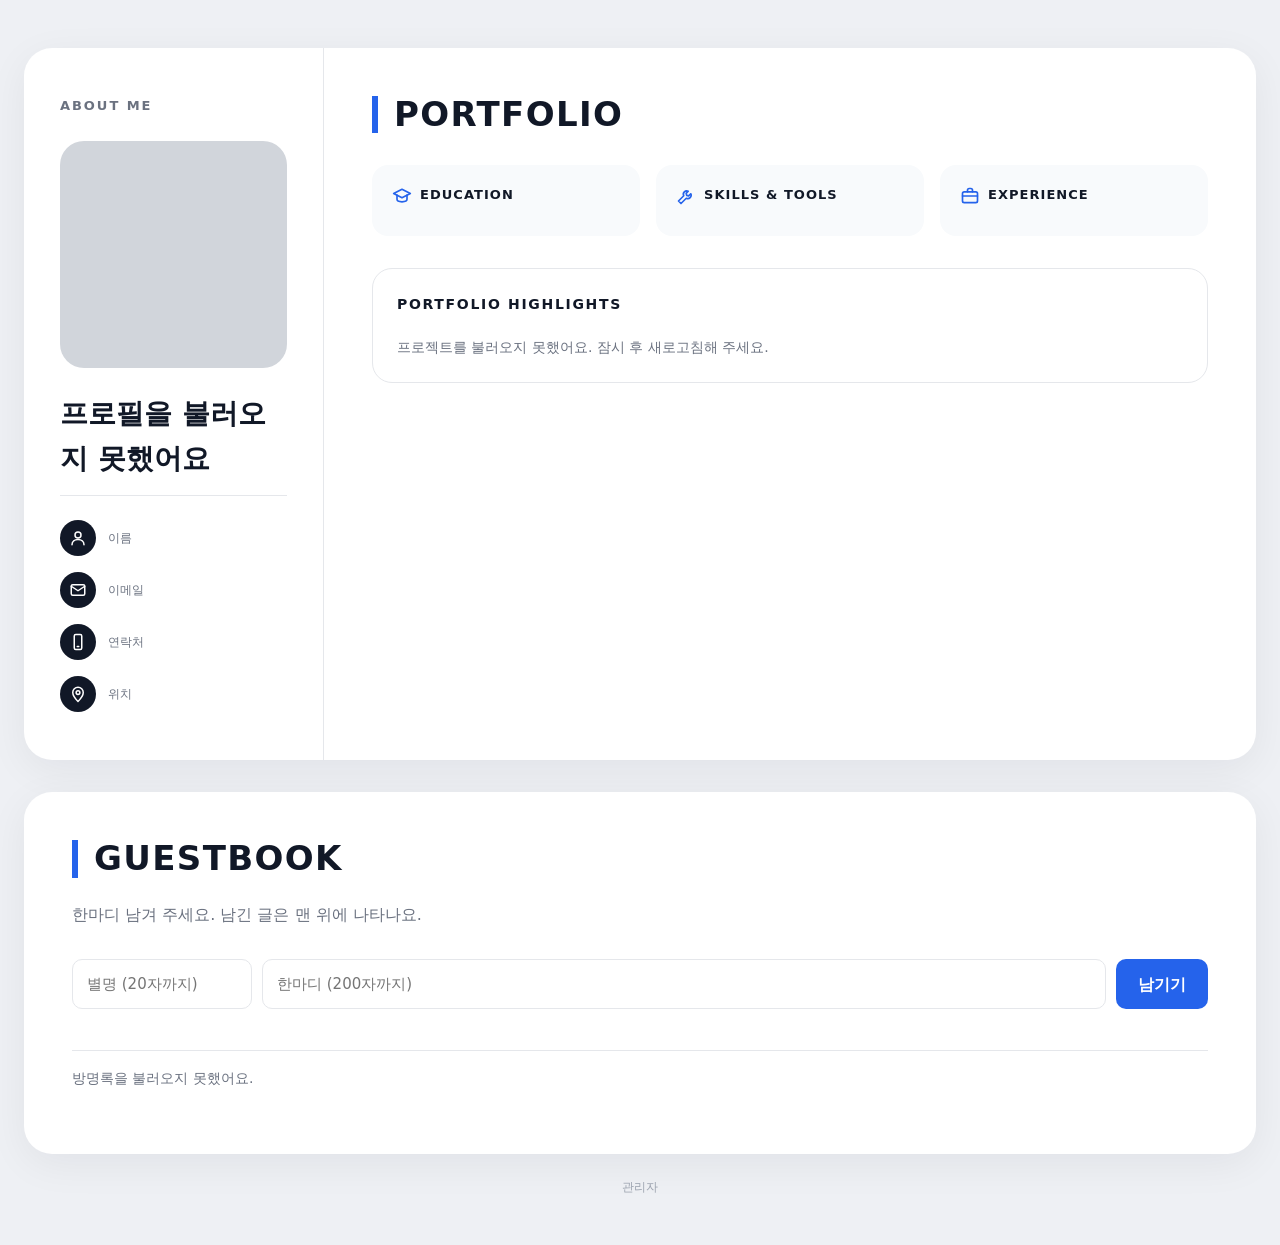
<file: index.html>
<!doctype html>
<html lang="ko">
<head>
  <meta charset="utf-8">
  <meta name="viewport" content="width=device-width, initial-scale=1">
  <title>포트폴리오</title>
  <link rel="stylesheet" href="style.css">
</head>
<body>
  <main class="page">

    <!-- 흰 큰 카드 -->
    <section class="sheet">

      <!-- 왼쪽: ABOUT ME -->
      <aside class="about">
        <p class="label">ABOUT ME</p>

        <div class="photo" id="photo"></div>

        <h1 class="name" id="name">불러오는 중...</h1>
        <p class="job" id="job"></p>
        <p class="badge" id="badge" hidden></p>

        <ul class="contacts">
          <li>
            <span class="icon-dot">
              <svg viewBox="0 0 24 24"><circle cx="12" cy="8" r="4"/><path d="M4 21c0-4.4 3.6-7 8-7s8 2.6 8 7"/></svg>
            </span>
            <span><small>이름</small><b id="c-name"></b></span>
          </li>
          <li>
            <span class="icon-dot">
              <svg viewBox="0 0 24 24"><rect x="3" y="5" width="18" height="14" rx="2"/><path d="M3 7l9 6 9-6"/></svg>
            </span>
            <span><small>이메일</small><b id="c-email"></b></span>
          </li>
          <li>
            <span class="icon-dot">
              <svg viewBox="0 0 24 24"><rect x="7" y="2" width="10" height="20" rx="2"/><path d="M11 18h2"/></svg>
            </span>
            <span><small>연락처</small><b id="c-phone"></b></span>
          </li>
          <li>
            <span class="icon-dot">
              <svg viewBox="0 0 24 24"><path d="M12 22s7-7.2 7-12a7 7 0 0 0-14 0c0 4.8 7 12 7 12z"/><circle cx="12" cy="10" r="2.5"/></svg>
            </span>
            <span><small>위치</small><b id="c-location"></b></span>
          </li>
        </ul>
      </aside>

      <!-- 오른쪽: PORTFOLIO -->
      <div class="content">
        <h2 class="big-title">PORTFOLIO</h2>

        <p class="headline" id="headline"></p>
        <p class="intro" id="intro"></p>

        <div class="info-grid">
          <div class="info">
            <h3>
              <svg viewBox="0 0 24 24"><path d="M2 9l10-5 10 5-10 5z"/><path d="M6 11v5c0 1.7 2.7 3 6 3s6-1.3 6-3v-5"/></svg>
              EDUCATION
            </h3>
            <p id="education"></p>
          </div>
          <div class="info">
            <h3>
              <svg viewBox="0 0 24 24"><path d="M14.7 6.3a4 4 0 0 0-5.4 5.4L3 18l3 3 6.3-6.3a4 4 0 0 0 5.4-5.4l-2.5 2.5-2.4-.6-.6-2.4z"/></svg>
              SKILLS &amp; TOOLS
            </h3>
            <p id="skills"></p>
          </div>
          <div class="info">
            <h3>
              <svg viewBox="0 0 24 24"><rect x="3" y="7" width="18" height="13" rx="2"/><path d="M9 7V5a2 2 0 0 1 2-2h2a2 2 0 0 1 2 2v2"/><path d="M3 12h18"/></svg>
              EXPERIENCE
            </h3>
            <p id="experience"></p>
          </div>
        </div>

        <div class="highlights">
          <h3 class="box-title">PORTFOLIO HIGHLIGHTS</h3>
          <div class="cards" id="cards">
            <p class="empty">불러오는 중...</p>
          </div>
        </div>

        <blockquote class="quote" id="quote" hidden></blockquote>
      </div>
    </section>

    <!-- 방명록 상자 -->
    <section class="sheet guestbook">
      <h2 class="big-title">GUESTBOOK</h2>
      <p class="intro">한마디 남겨 주세요. 남긴 글은 맨 위에 나타나요.</p>

      <div class="gb-form">
        <input id="gb-nickname" type="text" maxlength="20" placeholder="별명 (20자까지)">
        <input id="gb-message" type="text" maxlength="200" placeholder="한마디 (200자까지)">
        <button type="button" id="gb-submit">남기기</button>
      </div>
      <p class="gb-status" id="gb-status"></p>

      <ul class="gb-list" id="gb-list">
        <li class="empty">불러오는 중...</li>
      </ul>
    </section>

    <footer class="footer">
      <a href="admin.html">관리자</a>
    </footer>

  </main>

  <script src="script.js"></script>
</body>
</html>
</file>
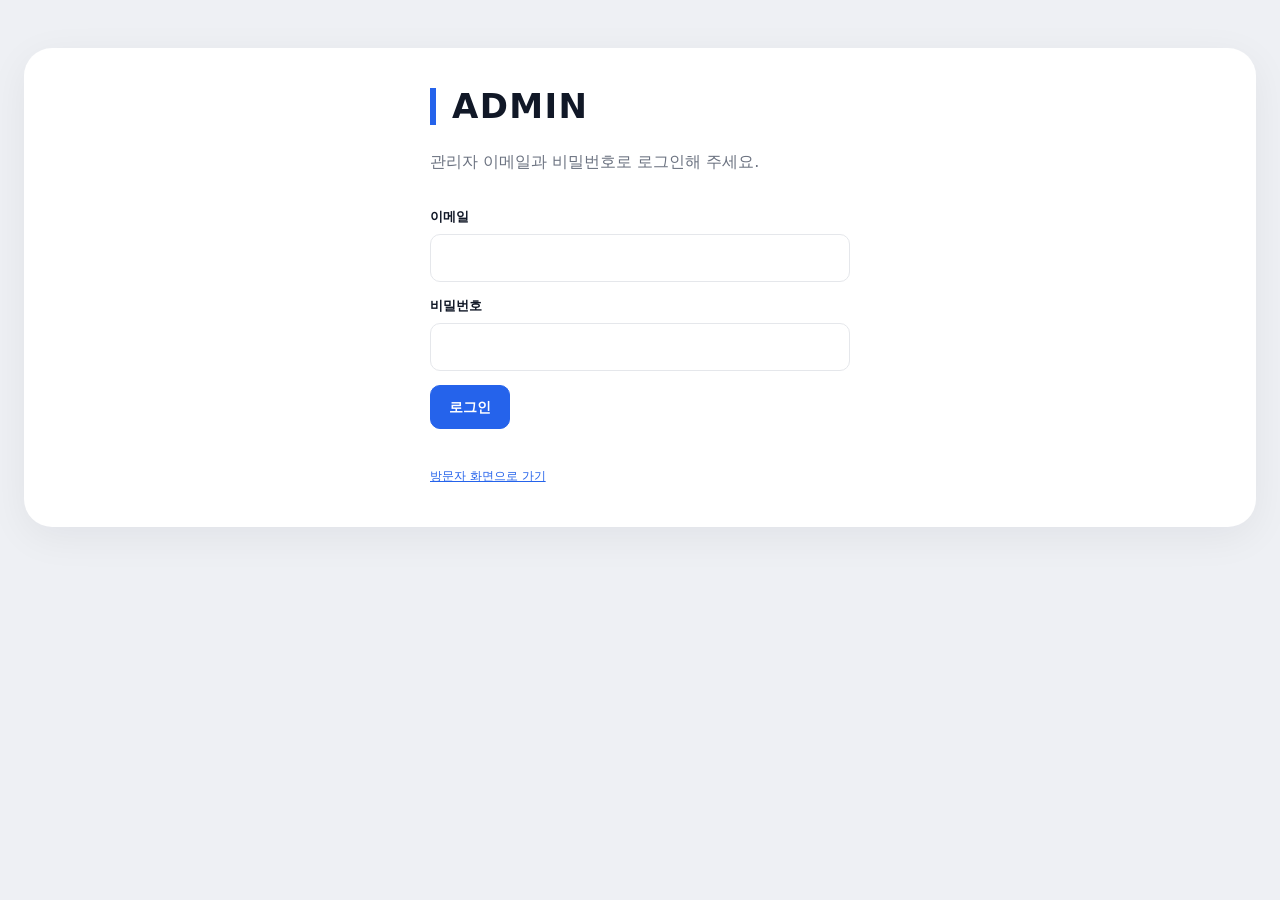
<file: admin.html>
<!doctype html>
<html lang="ko">
<head>
  <meta charset="utf-8">
  <meta name="viewport" content="width=device-width, initial-scale=1">
  <meta name="robots" content="noindex">
  <title>관리자 | 포트폴리오</title>
  <link rel="stylesheet" href="style.css">
  <style>
    /* 관리자 화면에만 쓰는 모양 (색·글꼴·카드는 style.css를 그대로 씀) */
    .panel {
      display: block;
      margin-top: 24px;
      padding: 40px;
    }
    .panel:first-child { margin-top: 0; }

    .topbar {
      display: flex;
      flex-wrap: wrap;
      align-items: center;
      justify-content: space-between;
      gap: 12px;
    }
    .topbar .big-title { margin: 0; }
    .who { color: var(--gray); font-size: 14px; }
    .row-buttons { display: flex; flex-wrap: wrap; gap: 8px; align-items: center; }

    .btn {
      padding: 10px 18px;
      border: 1px solid var(--line);
      border-radius: 10px;
      background: var(--white);
      color: var(--text);
      font: inherit;
      font-size: 14px;
      font-weight: 700;
      cursor: pointer;
    }
    .btn:hover { border-color: var(--blue); color: var(--blue); }
    .btn:disabled { opacity: 0.5; cursor: default; }
    .btn.primary { background: var(--blue); border-color: var(--blue); color: var(--white); }
    .btn.danger:hover { border-color: #dc2626; color: #dc2626; }
    .btn.small { padding: 6px 10px; font-size: 13px; }

    .fields {
      display: grid;
      grid-template-columns: repeat(2, 1fr);
      gap: 14px 16px;
    }
    .fields .wide { grid-column: 1 / -1; }
    .field label {
      display: block;
      margin-bottom: 6px;
      font-size: 13px;
      font-weight: 700;
    }
    .field input[type="text"],
    .field input[type="email"],
    .field input[type="password"],
    .field textarea {
      width: 100%;
      padding: 11px 13px;
      border: 1px solid var(--line);
      border-radius: 10px;
      font: inherit;
      font-size: 15px;
    }
    .field textarea { min-height: 84px; resize: vertical; }
    .field input:focus, .field textarea:focus { outline: none; border-color: var(--blue); }
    .hint { margin: 4px 0 0; font-size: 12px; color: var(--gray); }
    .hint a { color: var(--blue); }

    .login-box { max-width: 420px; margin: 0 auto; }
    .login-box .field { margin-bottom: 14px; }

    .msg { min-height: 1.6em; margin: 12px 0 0; font-size: 14px; font-weight: 700; }
    .msg.ok { color: #16a34a; }
    .msg.error { color: #dc2626; }

    .photo-row { display: flex; gap: 16px; align-items: center; }
    .photo-row .photo { width: 96px; flex: none; border-radius: 16px; }

    .section-head {
      display: flex;
      flex-wrap: wrap;
      justify-content: space-between;
      align-items: center;
      gap: 12px;
      margin-bottom: 20px;
    }
    .section-head .big-title { margin: 0; font-size: 26px; }

    /* 카드 목록 한 줄 */
    .admin-list { list-style: none; margin: 0; padding: 0; display: grid; gap: 12px; }
    .admin-item {
      display: grid;
      grid-template-columns: 96px 1fr auto;
      gap: 16px;
      align-items: center;
      padding: 12px;
      border: 1px solid var(--line);
      border-radius: 16px;
    }
    .admin-item .thumb-img { border-radius: 10px; overflow: hidden; }
    .admin-item .card-title { margin: 2px 0; }
    .admin-item .likes-text { font-size: 13px; color: #f43f5e; font-weight: 700; }

    .editor {
      margin-top: 20px;
      padding: 24px;
      border: 2px solid var(--blue);
      border-radius: 20px;
      background: #fbfcff;
    }
    .editor h3 { margin: 0 0 16px; }

    .gb-item {
      display: flex;
      justify-content: space-between;
      align-items: flex-start;
      gap: 12px;
    }
    .gb-item > div { min-width: 0; }

    @media (max-width: 820px) {
      .panel { padding: 24px; margin-top: 16px; }
      .fields { grid-template-columns: 1fr; }
      .admin-item { grid-template-columns: 72px 1fr; }
      .admin-item .row-buttons { grid-column: 1 / -1; }
    }
  </style>
</head>
<body>
  <main class="page">

    <!-- 로그인 화면 -->
    <section class="sheet panel" id="login-view" hidden>
      <div class="login-box">
        <h1 class="big-title">ADMIN</h1>
        <p class="intro">관리자 이메일과 비밀번호로 로그인해 주세요.</p>
        <div class="field">
          <label for="login-email">이메일</label>
          <input id="login-email" type="email" autocomplete="username">
        </div>
        <div class="field">
          <label for="login-password">비밀번호</label>
          <input id="login-password" type="password" autocomplete="current-password">
        </div>
        <button type="button" class="btn primary" id="login-button">로그인</button>
        <p class="msg" id="login-msg"></p>
        <p class="hint"><a href="index.html">방문자 화면으로 가기</a></p>
      </div>
    </section>

    <!-- 관리자가 아닐 때 -->
    <section class="sheet panel" id="denied-view" hidden>
      <h1 class="big-title">ADMIN</h1>
      <p class="intro">관리자만 쓸 수 있어요.</p>
      <button type="button" class="btn" id="denied-logout">로그아웃</button>
    </section>

    <!-- 관리자 화면 -->
    <div id="admin-view" hidden>

      <section class="sheet panel">
        <div class="topbar">
          <h1 class="big-title">ADMIN</h1>
          <div class="row-buttons">
            <span class="who" id="who"></span>
            <a class="btn" href="index.html" target="_blank" rel="noopener">방문자 화면 보기</a>
            <button type="button" class="btn" id="logout-button">로그아웃</button>
          </div>
        </div>
      </section>

      <!-- 프로필 -->
      <section class="sheet panel">
        <div class="section-head">
          <h2 class="big-title">프로필</h2>
        </div>

        <div class="fields">
          <div class="field wide">
            <label>프로필 사진</label>
            <div class="photo-row">
              <div class="photo" id="p-photo-preview"></div>
              <div>
                <input type="file" id="p-photo" accept="image/png,image/jpeg,image/webp,image/gif">
                <p class="hint">사진을 고른 뒤 아래 "프로필 저장"을 누르면 올라가요. 이미지, 10MB까지.</p>
              </div>
            </div>
          </div>
          <div class="field"><label for="p-name">이름</label><input type="text" id="p-name"></div>
          <div class="field"><label for="p-title">직함</label><input type="text" id="p-title"></div>
          <div class="field"><label for="p-career_badge">경력 배지</label><input type="text" id="p-career_badge"></div>
          <div class="field"><label for="p-email">이메일</label><input type="text" id="p-email"></div>
          <div class="field"><label for="p-phone">연락처</label><input type="text" id="p-phone"></div>
          <div class="field"><label for="p-location">위치</label><input type="text" id="p-location"></div>
          <div class="field wide">
            <label for="p-headline">한 줄 소개 제목</label><input type="text" id="p-headline">
            <p class="hint">이름이 들어 있으면 방문자 화면에서 이름에 파란 밑줄이 생겨요.</p>
          </div>
          <div class="field wide"><label for="p-intro">소개 글</label><textarea id="p-intro"></textarea></div>
          <div class="field wide"><label for="p-education">EDUCATION</label><textarea id="p-education"></textarea></div>
          <div class="field wide"><label for="p-skills">SKILLS &amp; TOOLS</label><textarea id="p-skills"></textarea></div>
          <div class="field wide"><label for="p-experience">EXPERIENCE</label><textarea id="p-experience"></textarea></div>
          <div class="field wide"><label for="p-quote">맨 아래 인용</label><textarea id="p-quote"></textarea></div>
        </div>

        <p class="msg" id="profile-msg"></p>
        <button type="button" class="btn primary" id="profile-save">프로필 저장</button>
      </section>

      <!-- 포트폴리오 카드 + 좋아요 -->
      <section class="sheet panel">
        <div class="section-head">
          <h2 class="big-title">포트폴리오 카드</h2>
          <button type="button" class="btn primary" id="project-new">카드 추가</button>
        </div>
        <p class="hint">위에서부터 방문자 화면에 보이는 순서예요. 하트 옆 숫자가 그 카드의 좋아요 수예요.</p>
        <p class="msg" id="projects-msg"></p>

        <!-- 카드 추가·수정 칸 (누르면 열림) -->
        <div class="editor" id="editor" hidden>
          <h3 id="editor-title">카드 추가</h3>
          <div class="fields">
            <div class="field"><label for="e-number">번호</label><input type="text" id="e-number" placeholder="예: 01"></div>
            <div class="field"><label for="e-category">분류</label><input type="text" id="e-category"></div>
            <div class="field wide"><label for="e-title">제목 (꼭 적기)</label><input type="text" id="e-title"></div>
            <div class="field wide"><label for="e-description">설명</label><textarea id="e-description"></textarea></div>
            <div class="field wide">
              <label for="e-tags">태그</label><input type="text" id="e-tags" placeholder="쉼표로 나눠 적기. 예: 총괄 PM, UI/UX">
            </div>
            <div class="field">
              <label for="e-thumbnail">썸네일 이미지</label>
              <input type="file" id="e-thumbnail" accept="image/png,image/jpeg,image/webp,image/gif">
              <p class="hint" id="e-thumbnail-now"></p>
            </div>
            <div class="field">
              <label for="e-file">첨부 파일 (이미지 또는 PDF)</label>
              <input type="file" id="e-file" accept="image/png,image/jpeg,image/webp,image/gif,application/pdf">
              <p class="hint" id="e-file-now"></p>
            </div>
          </div>
          <p class="msg" id="editor-msg"></p>
          <div class="row-buttons">
            <button type="button" class="btn primary" id="editor-save">저장</button>
            <button type="button" class="btn" id="editor-cancel">취소</button>
          </div>
        </div>

        <ul class="admin-list" id="project-list"></ul>
      </section>

      <!-- 방명록 -->
      <section class="sheet panel">
        <div class="section-head">
          <h2 class="big-title">방명록</h2>
        </div>
        <p class="msg" id="guestbook-msg"></p>
        <ul class="gb-list" id="guestbook-list"></ul>
      </section>

    </div>
  </main>

  <script src="admin.js"></script>
</body>
</html>
</file>
<file: style.css>
/* ===== 기본 색과 글꼴 ===== */
:root {
  --bg: #eef0f4;        /* 연회색 바탕 */
  --white: #ffffff;
  --blue: #2563eb;      /* 파란 강조색 */
  --blue-soft: #eaf1ff;
  --text: #111827;
  --gray: #6b7280;
  --line: #e5e7eb;
  --placeholder: #d1d5db;
}

* { box-sizing: border-box; }

/* hidden으로 숨긴 것은 다른 모양 설정이 있어도 항상 숨긴다 */
[hidden] { display: none !important; }

body {
  margin: 0;
  background: var(--bg);
  color: var(--text);
  font-family: "Pretendard", "Apple SD Gothic Neo", "Malgun Gothic", system-ui, sans-serif;
  line-height: 1.6;
}

.page {
  max-width: 1280px;
  margin: 0 auto;
  padding: 48px 24px;
}

/* ===== 흰 큰 카드 ===== */
.sheet {
  background: var(--white);
  border-radius: 28px;
  box-shadow: 0 10px 40px rgba(17, 24, 39, 0.06);
  display: grid;
  grid-template-columns: 300px 1fr;
}

/* ===== 왼쪽 ABOUT ME ===== */
.about {
  padding: 48px 36px;
  border-right: 1px solid var(--line);
}

.label {
  margin: 0 0 24px;
  font-size: 13px;
  font-weight: 800;
  letter-spacing: 0.15em;
  color: var(--gray);
}

.photo {
  width: 100%;
  aspect-ratio: 1 / 1;
  border-radius: 24px;
  background: var(--placeholder);   /* 사진이 없을 때 보이는 회색 자리 */
  overflow: hidden;
}

.photo img {
  width: 100%;
  height: 100%;
  object-fit: cover;
  display: block;
}

.name {
  margin: 24px 0 4px;
  font-size: 28px;
  font-weight: 800;
}

.job {
  margin: 0 0 14px;
  color: var(--blue);
  font-weight: 700;
}

.badge {
  display: inline-block;
  margin: 0 0 28px;
  padding: 6px 14px;
  border: 1.5px solid var(--blue);
  border-radius: 999px;
  color: var(--blue);
  font-size: 13px;
  font-weight: 700;
}

.contacts {
  list-style: none;
  margin: 0;
  padding: 24px 0 0;
  border-top: 1px solid var(--line);
  display: grid;
  gap: 16px;
}

.contacts li {
  display: flex;
  align-items: center;
  gap: 12px;
}

.contacts small {
  display: block;
  font-size: 12px;
  color: var(--gray);
}

.contacts b {
  display: block;
  font-size: 14px;
  word-break: break-all;
}

/* 동그란 검정 아이콘 */
.icon-dot {
  flex: none;
  width: 36px;
  height: 36px;
  border-radius: 50%;
  background: var(--text);
  display: grid;
  place-items: center;
}

.icon-dot svg {
  width: 18px;
  height: 18px;
  fill: none;
  stroke: var(--white);
  stroke-width: 2;
  stroke-linecap: round;
  stroke-linejoin: round;
}

/* ===== 오른쪽 PORTFOLIO ===== */
.content {
  padding: 48px 48px 40px;
  min-width: 0;
}

/* 파란 세로 막대가 붙은 큰 제목 */
.big-title {
  margin: 0 0 24px;
  padding-left: 16px;
  border-left: 6px solid var(--blue);
  font-size: 34px;
  font-weight: 900;
  letter-spacing: 0.04em;
  line-height: 1.1;
}

.headline {
  margin: 0 0 12px;
  font-size: 24px;
  font-weight: 800;
  line-height: 1.45;
}

/* 한 줄 소개 안의 이름에 파란 밑줄 */
.headline .hl {
  box-shadow: inset 0 -0.35em 0 rgba(37, 99, 235, 0.25);
  border-bottom: 3px solid var(--blue);
}

.intro {
  margin: 0 0 32px;
  color: var(--gray);
}

/* EDUCATION · SKILLS & TOOLS · EXPERIENCE 세 칸 */
.info-grid {
  display: grid;
  grid-template-columns: repeat(3, 1fr);
  gap: 16px;
  margin-bottom: 32px;
}

.info {
  background: #f8fafc;
  border-radius: 16px;
  padding: 20px;
}

.info h3 {
  display: flex;
  align-items: center;
  gap: 8px;
  margin: 0 0 10px;
  font-size: 13px;
  font-weight: 800;
  letter-spacing: 0.08em;
}

.info h3 svg {
  width: 20px;
  height: 20px;
  fill: none;
  stroke: var(--blue);
  stroke-width: 2;
  stroke-linecap: round;
  stroke-linejoin: round;
}

.info p {
  margin: 0;
  font-size: 14px;
  color: #374151;
  white-space: pre-line;   /* 관리자가 줄을 바꾸면 화면에서도 줄이 바뀜 */
}

/* PORTFOLIO HIGHLIGHTS 상자 */
.highlights {
  border: 1px solid var(--line);
  border-radius: 20px;
  padding: 24px;
}

.box-title {
  margin: 0 0 20px;
  font-size: 14px;
  font-weight: 800;
  letter-spacing: 0.12em;
}

.cards {
  display: grid;
  grid-template-columns: repeat(4, 1fr);
  gap: 16px;
}

/* ===== 포트폴리오 카드 ===== */
.card {
  display: flex;
  flex-direction: column;
  border: 1px solid var(--line);
  border-radius: 16px;
  overflow: hidden;
  background: var(--white);
  transition: transform 0.15s, box-shadow 0.15s;
}

.card:hover {
  transform: translateY(-3px);
  box-shadow: 0 8px 24px rgba(17, 24, 39, 0.08);
}

/* 카드의 누르는 부분 (썸네일 + 글) */
.card-open {
  all: unset;
  display: block;
  flex: 1;
  cursor: pointer;
}

.card-open:disabled { cursor: default; }

.card-open:focus-visible {
  outline: 3px solid var(--blue);
  outline-offset: -3px;
}

/* 브라우저 창 모양 썸네일 */
.thumb {
  display: block;
  background: #f3f4f6;
  border-bottom: 1px solid var(--line);
}

.thumb-bar {
  display: flex;
  gap: 5px;
  padding: 8px 10px;
  background: #e5e7eb;
}

.thumb-bar i {
  width: 8px;
  height: 8px;
  border-radius: 50%;
  background: #9ca3af;
}

.thumb-bar i:nth-child(1) { background: #f87171; }
.thumb-bar i:nth-child(2) { background: #fbbf24; }
.thumb-bar i:nth-child(3) { background: #34d399; }

.thumb-img {
  display: block;
  aspect-ratio: 16 / 10;
  background: var(--placeholder);   /* 썸네일이 없을 때 회색 자리 */
}

.thumb-img img {
  width: 100%;
  height: 100%;
  object-fit: cover;
  display: block;
}

.card-body {
  display: block;
  padding: 14px 16px 6px;
}

.card-meta {
  display: block;
  font-size: 12px;
  font-weight: 800;
  color: var(--blue);
}

.card-title {
  display: block;
  margin: 4px 0 6px;
  font-size: 16px;
  font-weight: 800;
  line-height: 1.35;
}

/* 설명은 두 줄까지만 보이고 나머지는 ... */
.card-desc {
  display: -webkit-box;
  -webkit-line-clamp: 2;
  -webkit-box-orient: vertical;
  overflow: hidden;
  font-size: 13px;
  color: var(--gray);
}

.card-tags {
  display: flex;
  flex-wrap: wrap;
  gap: 6px;
  margin-top: 10px;
}

.tag {
  padding: 3px 9px;
  border-radius: 6px;
  background: #f3f4f6;
  color: #4b5563;
  font-size: 12px;
}

/* 하트 좋아요 버튼 */
.like {
  align-self: flex-start;
  display: inline-flex;
  align-items: center;
  gap: 6px;
  margin: 6px 16px 14px;
  padding: 5px 12px;
  border: 1px solid var(--line);
  border-radius: 999px;
  background: var(--white);
  color: var(--gray);
  font: inherit;
  font-size: 13px;
  cursor: pointer;
}

.like svg {
  width: 16px;
  height: 16px;
  fill: none;
  stroke: currentColor;
  stroke-width: 2;
}

.like:hover { border-color: #f43f5e; color: #f43f5e; }

.like.liked {
  border-color: #fecdd3;
  background: #fff1f2;
  color: #f43f5e;
  cursor: default;
}

.like.liked svg { fill: currentColor; }

/* 맨 아래 기울어진 인용 */
.quote {
  margin: 32px 0 0;
  padding: 20px 24px;
  border-left: 4px solid var(--blue);
  background: var(--blue-soft);
  border-radius: 0 12px 12px 0;
  font-style: italic;
  color: #1f2937;
}

.empty {
  grid-column: 1 / -1;
  margin: 0;
  color: var(--gray);
  font-size: 14px;
}

/* ===== 방명록 상자 ===== */
.guestbook {
  display: block;
  margin-top: 32px;
  padding: 48px;
}

.gb-form {
  display: grid;
  grid-template-columns: 180px 1fr auto;
  gap: 10px;
}

.gb-form input {
  padding: 12px 14px;
  border: 1px solid var(--line);
  border-radius: 10px;
  font: inherit;
  font-size: 15px;
}

.gb-form input:focus {
  outline: none;
  border-color: var(--blue);
}

.gb-form button {
  padding: 12px 22px;
  border: none;
  border-radius: 10px;
  background: var(--blue);
  color: var(--white);
  font: inherit;
  font-weight: 700;
  cursor: pointer;
}

.gb-form button:disabled { opacity: 0.6; cursor: default; }

.gb-status {
  min-height: 1.6em;
  margin: 8px 0 12px;
  font-size: 13px;
  color: #dc2626;
}

.gb-list {
  list-style: none;
  margin: 0;
  padding: 0;
  border-top: 1px solid var(--line);
}

.gb-list li {
  padding: 16px 0;
  border-bottom: 1px solid var(--line);
}

.gb-head {
  display: flex;
  justify-content: space-between;
  gap: 12px;
  margin-bottom: 4px;
}

.gb-nick { font-weight: 800; }

.gb-date {
  flex: none;
  font-size: 12px;
  color: var(--gray);
}

.gb-msg {
  margin: 0;
  color: #374151;
  word-break: break-word;
}

.gb-list .empty { border-bottom: none; }

/* ===== 맨 아래 작은 관리자 링크 ===== */
.footer {
  margin-top: 24px;
  text-align: center;
  font-size: 12px;
}

.footer a {
  color: #9ca3af;
  text-decoration: none;
}

.footer a:hover { color: var(--blue); }

/* ===== 화면 폭에 따라 바뀌는 부분 ===== */
@media (max-width: 1100px) {
  .cards { grid-template-columns: repeat(2, 1fr); }
}

/* 휴대폰: 모두 한 줄로 쌓기 */
@media (max-width: 820px) {
  .page { padding: 16px; }

  .sheet { grid-template-columns: 1fr; border-radius: 20px; }

  .about {
    padding: 32px 24px;
    border-right: none;
    border-bottom: 1px solid var(--line);
  }

  .photo { max-width: 200px; }

  .content { padding: 32px 24px; }

  .big-title { font-size: 28px; }

  .headline { font-size: 20px; }

  .info-grid { grid-template-columns: 1fr; }

  .highlights { padding: 16px; }

  .guestbook { padding: 32px 24px; margin-top: 16px; }

  .gb-form { grid-template-columns: 1fr; }
}

@media (max-width: 560px) {
  .cards { grid-template-columns: 1fr; }
}
</file>
